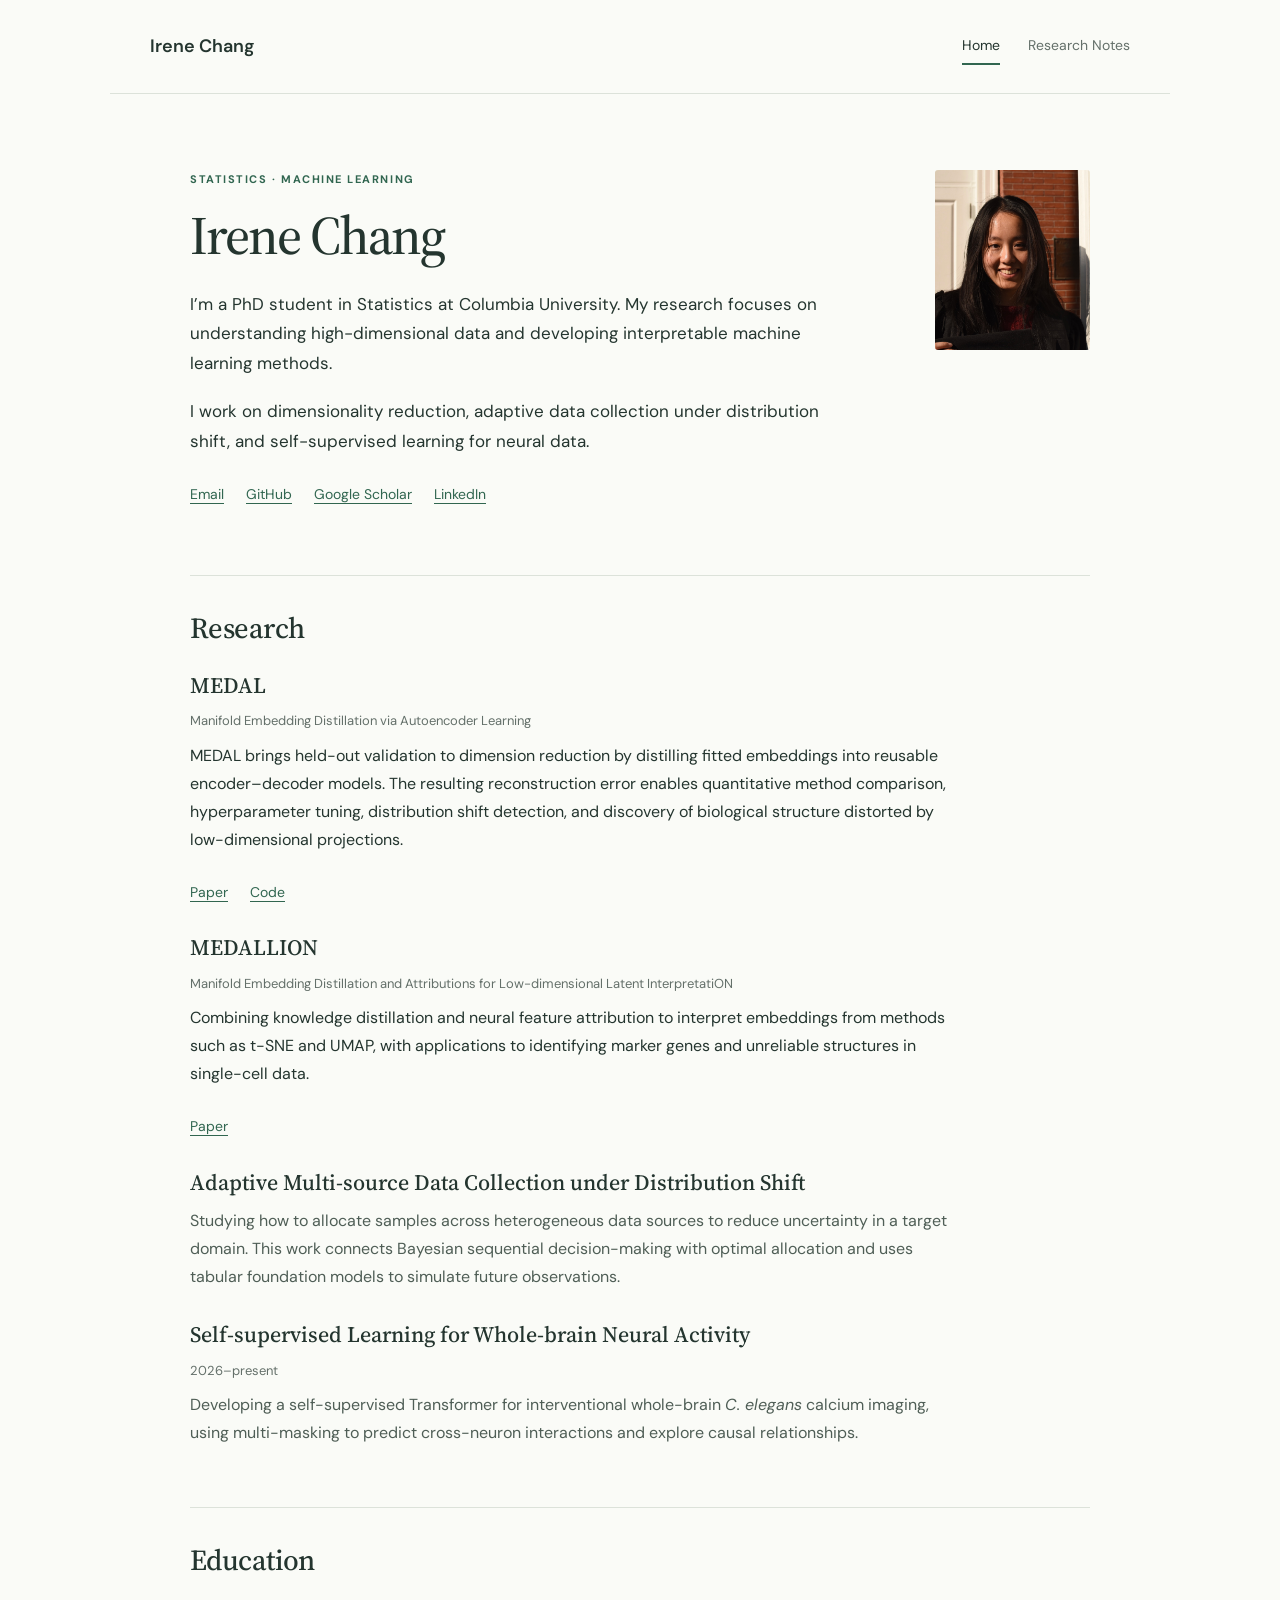
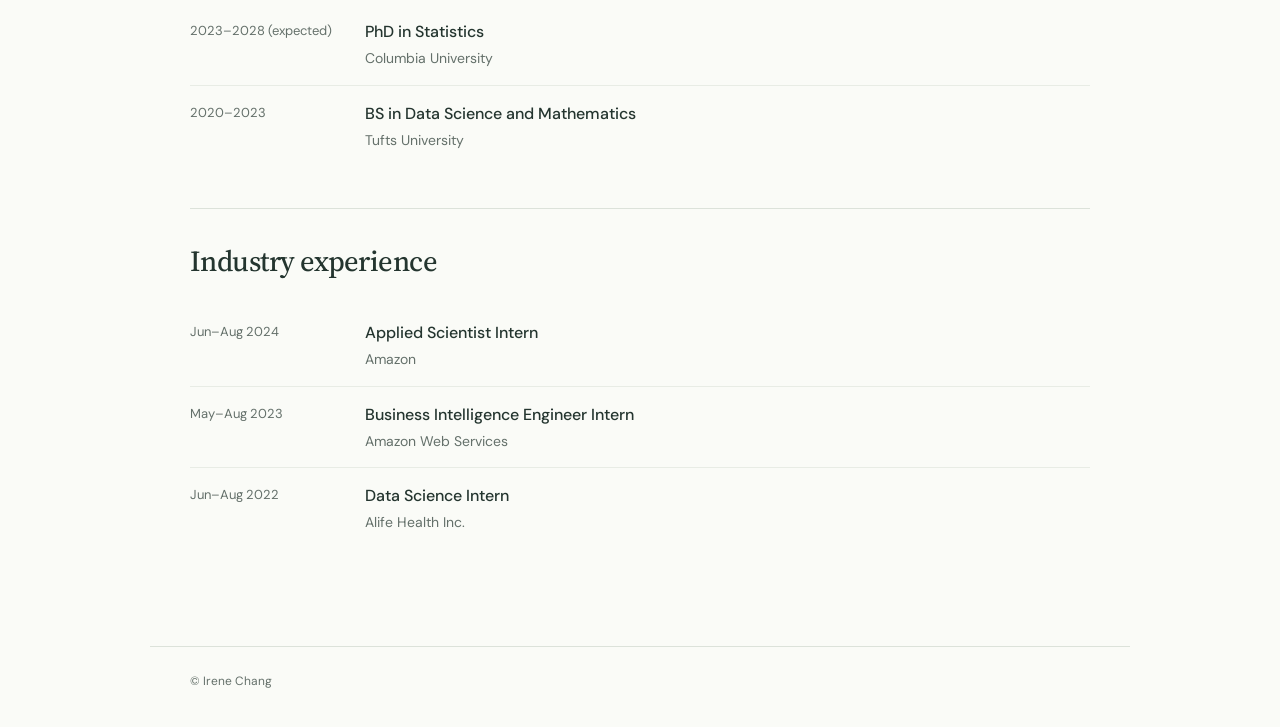
<file: index.html>
<!DOCTYPE html>
<html lang="en">
<head>
  <meta charset="UTF-8">
  <meta name="viewport" content="width=device-width, initial-scale=1">
  <meta name="description" content="Irene Chang is a Statistics PhD student at Columbia University researching interpretable machine learning, dimensionality reduction, and sequential learning.">
  <title>Irene Chang | Statistics & Machine Learning</title>
  <link rel="stylesheet" href="assets/css/style.css">
</head>
<body>
  <header class="site-header">
    <a class="wordmark" href="index.html">Irene Chang</a>
    <nav aria-label="Main navigation">
      <a href="index.html" aria-current="page">Home</a>
      <a href="notes.html">Research Notes</a>
    </nav>
  </header>
  <main id="main-content">
    <section class="intro" aria-labelledby="intro-title">
      <div>
        <p class="eyebrow">Statistics · Machine Learning</p>
        <h1 id="intro-title">Irene Chang</h1>
        <p>I’m a PhD student in Statistics at Columbia University. My research focuses on understanding high-dimensional data and developing interpretable machine learning methods.</p>
        <p>I work on dimensionality reduction, adaptive data collection under distribution shift, and self-supervised learning for neural data.</p>
        <div class="contact-links">
          <a href="mailto:bnc2119@columbia.edu">Email</a>
          <a href="https://github.com/irenechang1510">GitHub</a>
          <a href="https://scholar.google.com/citations?user=ySS3gykAAAAJ&amp;hl=en">Google Scholar</a>
          <a href="https://www.linkedin.com/in/irene-c-4356a013a/">LinkedIn</a>
        </div>
      </div>
      <img class="portrait" src="assets/images/my-avatar.png" alt="Irene Chang" width="155" height="180">
    </section>
    <section class="section" aria-labelledby="research-title">
      <h2 id="research-title">Research</h2>
      <article class="research-item">
        <h3>MEDAL</h3>
        <p class="meta">Manifold Embedding Distillation via Autoencoder Learning</p>
        <p>MEDAL brings held-out validation to dimension reduction by distilling fitted embeddings into reusable encoder–decoder models. The resulting reconstruction error enables quantitative method comparison, hyperparameter tuning, distribution shift detection, and discovery of biological structure distorted by low-dimensional projections.</p>
        <div class="contact-links"><a href="https://arxiv.org/abs/2605.24244">Paper</a><a href="https://github.com/DataSlingers/MEDAL">Code</a></div>
      </article>
      <article class="research-item">
        <h3>MEDALLION</h3>
        <p class="meta">Manifold Embedding Distillation and Attributions for Low-dimensional Latent InterpretatiON</p>
        <p>Combining knowledge distillation and neural feature attribution to interpret embeddings from methods such as t-SNE and UMAP, with applications to identifying marker genes and unreliable structures in single-cell data.</p>
        <div class="contact-links"><a href="https://arxiv.org/abs/2611.08767">Paper</a></div>
      </article>
      <article class="research-item">
        <h3>Adaptive Multi-source Data Collection under Distribution Shift</h3>
        <p>Studying how to allocate samples across heterogeneous data sources to reduce uncertainty in a target domain. This work connects Bayesian sequential decision-making with optimal allocation and uses tabular foundation models to simulate future observations.</p>
      </article>
      <article class="research-item">
        <h3>Self-supervised Learning for Whole-brain Neural Activity</h3>
        <p class="meta">2026–present</p>
        <p>Developing a self-supervised Transformer for interventional whole-brain <i>C. elegans</i> calcium imaging, using multi-masking to predict cross-neuron interactions and explore causal relationships.</p>
      </article>
    </section>
    <section class="section" aria-labelledby="education-title">
      <h2 id="education-title">Education</h2>
      <ol class="timeline">
        <li><span class="dates">2023–2028 (expected)</span><div><div class="role">PhD in Statistics</div><div class="institution">Columbia University</div></div></li>
        <li><span class="dates">2020–2023</span><div><div class="role">BS in Data Science and Mathematics</div><div class="institution">Tufts University</div></div></li>
      </ol>
    </section>
    <section class="section" aria-labelledby="experience-title">
      <h2 id="experience-title">Industry experience</h2>
      <ol class="timeline">
        <li><span class="dates">Jun–Aug 2024</span><div><div class="role">Applied Scientist Intern</div><div class="institution">Amazon</div></div></li>
        <li><span class="dates">May–Aug 2023</span><div><div class="role">Business Intelligence Engineer Intern</div><div class="institution">Amazon Web Services</div></div></li>
        <li><span class="dates">Jun–Aug 2022</span><div><div class="role">Data Science Intern</div><div class="institution">Alife Health Inc.</div></div></li>
      </ol>
    </section>
  </main>
  <footer>© Irene Chang</footer>
</body>
</html>
</file>
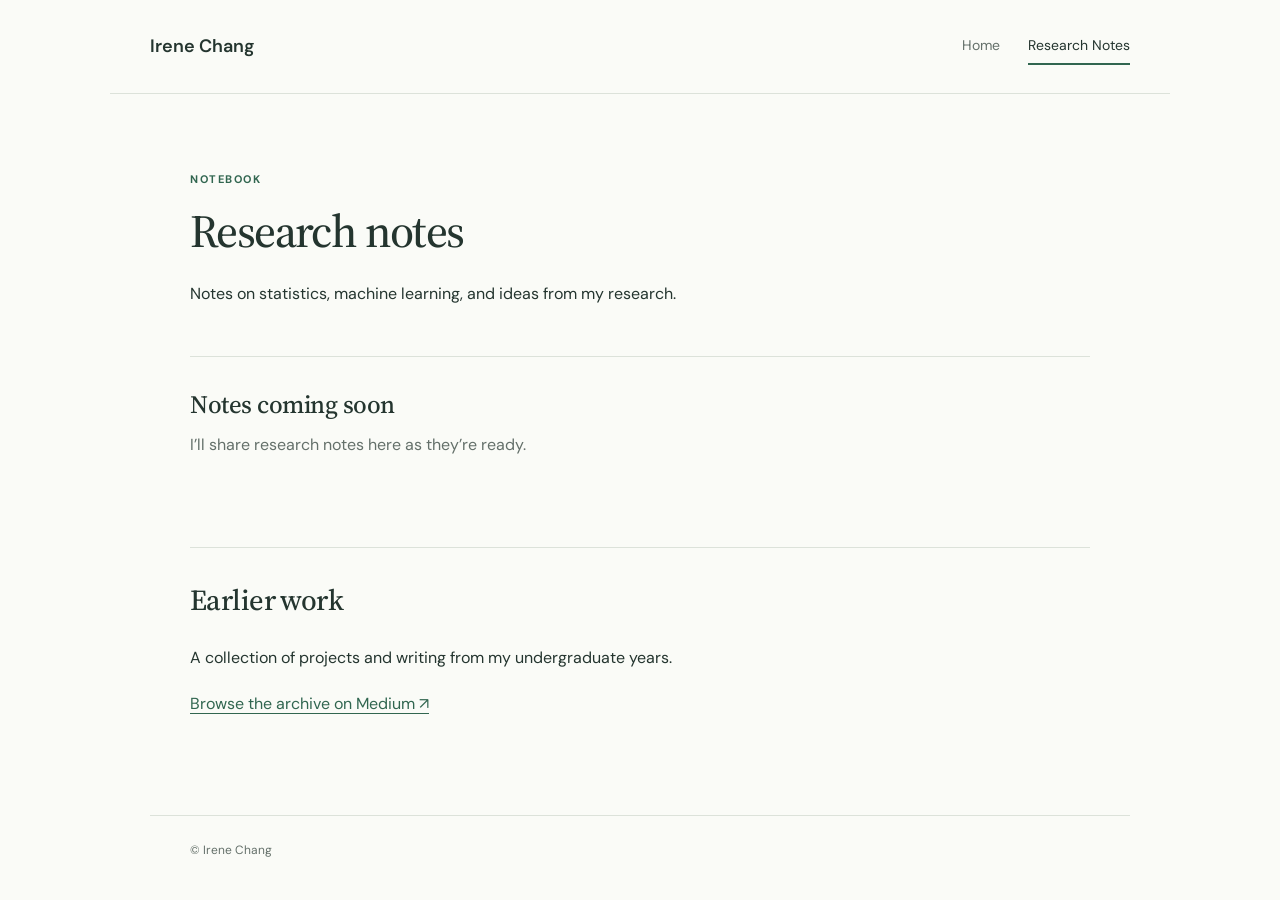
<file: notes.html>
<!DOCTYPE html>
<html lang="en">
<head>
  <meta charset="UTF-8">
  <meta name="viewport" content="width=device-width, initial-scale=1">
  <meta name="description" content="Research notes by Irene Chang, Statistics PhD student at Columbia University.">
  <title>Research Notes | Irene Chang</title>
  <link rel="stylesheet" href="assets/css/style.css">
</head>
<body>
  <header class="site-header">
    <a class="wordmark" href="index.html">Irene Chang</a>
    <nav aria-label="Main navigation">
      <a href="index.html">Home</a>
      <a href="notes.html" aria-current="page">Research Notes</a>
    </nav>
  </header>
  <main id="main-content">
    <div class="notes-header">
      <p class="eyebrow">Notebook</p>
      <h1>Research notes</h1>
      <p>Notes on statistics, machine learning, and ideas from my research.</p>
    </div>
    <!-- Add published note links here. See README.md for the authoring workflow. -->
    <section class="empty-state" aria-labelledby="notes-status">
      <h2 id="notes-status">Notes coming soon</h2>
      <p>I’ll share research notes here as they’re ready.</p>
    </section>
    <section class="section" aria-labelledby="archive-title">
      <h2 id="archive-title">Earlier work</h2>
      <p>A collection of projects and writing from my undergraduate years.</p>
      <a href="https://medium.com/@irenechang1510">Browse the archive on Medium ↗</a>
    </section>
  </main>
  <footer>© Irene Chang</footer>
</body>
</html>
</file>
<file: assets/css/style.css>
@import url('https://fonts.googleapis.com/css2?family=DM+Sans:wght@400;500;600;700&family=Source+Serif+4:wght@400;500;600&display=swap');
:root{color-scheme:light;--ink:#24352f;--muted:#64706a;--accent:#316650;--line:#dce2da;--paper:#fafbf7}*{box-sizing:border-box}body{margin:0;background:var(--paper);color:var(--ink);font:16px/1.75 'DM Sans',sans-serif}a{color:var(--accent);text-underline-offset:4px}a:hover{color:#173e2b}a:focus-visible{outline:2px solid var(--accent);outline-offset:5px}.site-header{max-width:1060px;margin:auto;padding:28px 40px;display:flex;align-items:center;justify-content:space-between;border-bottom:1px solid var(--line)}.wordmark{text-decoration:none;color:var(--ink);font-weight:600;font-size:18px}nav{display:flex;gap:28px}nav a{font-size:14px;text-decoration:none;color:var(--muted);padding:5px 0}nav a[aria-current=page]{color:var(--ink);border-bottom:2px solid var(--accent)}main{max-width:980px;margin:auto;padding:76px 40px 30px}.intro{display:grid;grid-template-columns:1fr 155px;gap:64px;align-items:start;margin-bottom:68px}.eyebrow{text-transform:uppercase;letter-spacing:.14em;font-size:11px;font-weight:700;color:var(--accent);margin:0 0 14px}h1,h2,h3{font-family:'Source Serif 4',Georgia,serif;font-weight:500;line-height:1.2}h1{font-size:54px;letter-spacing:-.035em;margin:0 0 22px}h2{font-size:29px;letter-spacing:-.02em;margin:0 0 26px}h3{font-size:22px;margin:0 0 12px}p{margin:0 0 18px}.intro p:not(.eyebrow){font-size:17px;max-width:640px}.portrait{width:155px;height:180px;object-fit:cover;border-radius:3px;background:#edf0e7}.contact-links{display:flex;flex-wrap:wrap;gap:22px;margin-top:26px;font-size:14px}.section{border-top:1px solid var(--line);padding:35px 0 42px}.research-item{margin:0 0 30px;max-width:760px}.research-item:last-child{margin:0}.meta{font-size:13px;color:var(--muted);margin:0 0 9px}.research-item p:last-child{color:#4f5e56}.timeline{list-style:none;padding:0;margin:0}.timeline li{display:grid;grid-template-columns:150px 1fr;gap:25px;padding:14px 0;border-bottom:1px solid #e8ece5}.timeline li:last-child{border:0}.dates{font-size:13px;color:var(--muted);padding-top:2px}.role{font-weight:500}.institution{font-size:14px;color:var(--muted)}footer{max-width:980px;margin:25px auto 0;padding:24px 40px 35px;color:var(--muted);font-size:12px;border-top:1px solid var(--line)}.notes-header{max-width:660px;margin-bottom:48px}.notes-header h1{font-size:46px}.empty-state{border-top:1px solid var(--line);padding:32px 0 70px;color:var(--muted)}.empty-state h2{color:var(--ink);font-size:25px;margin-bottom:12px}@media(max-width:640px){.site-header{padding:20px 22px;align-items:flex-start;gap:16px}.wordmark{font-size:16px}nav{gap:18px}nav a{font-size:13px}main{padding:45px 24px 20px}.intro{grid-template-columns:1fr;gap:24px;margin-bottom:42px}.portrait{grid-row:1;width:100px;height:116px}h1{font-size:43px}.timeline li{grid-template-columns:1fr;gap:3px;padding:16px 0}.section{padding:28px 0 32px}footer{padding:22px 24px}.notes-header h1{font-size:39px}}

/* LaTeX research notes */
.note-body{max-width:760px}.note-body h1,.note-body h2,.note-body h3{margin:36px 0 18px}.note-body h1{font-size:32px}.note-body h2{font-size:27px}.note-body h3{font-size:22px}.note-body img{max-width:100%;height:auto}.note-body figure{margin:28px 0}.note-body figcaption{font-size:14px;color:var(--muted)}.note-body pre{overflow:auto;padding:18px;background:#edf0e7}.note-body table{display:block;overflow-x:auto;border-collapse:collapse}.note-body th,.note-body td{padding:8px 14px;border-bottom:1px solid var(--line)}.note-body .math.display{display:block;overflow-x:auto;padding:10px 0}.note-body blockquote{border-left:3px solid var(--line);padding-left:20px;margin-left:0}
</file>
